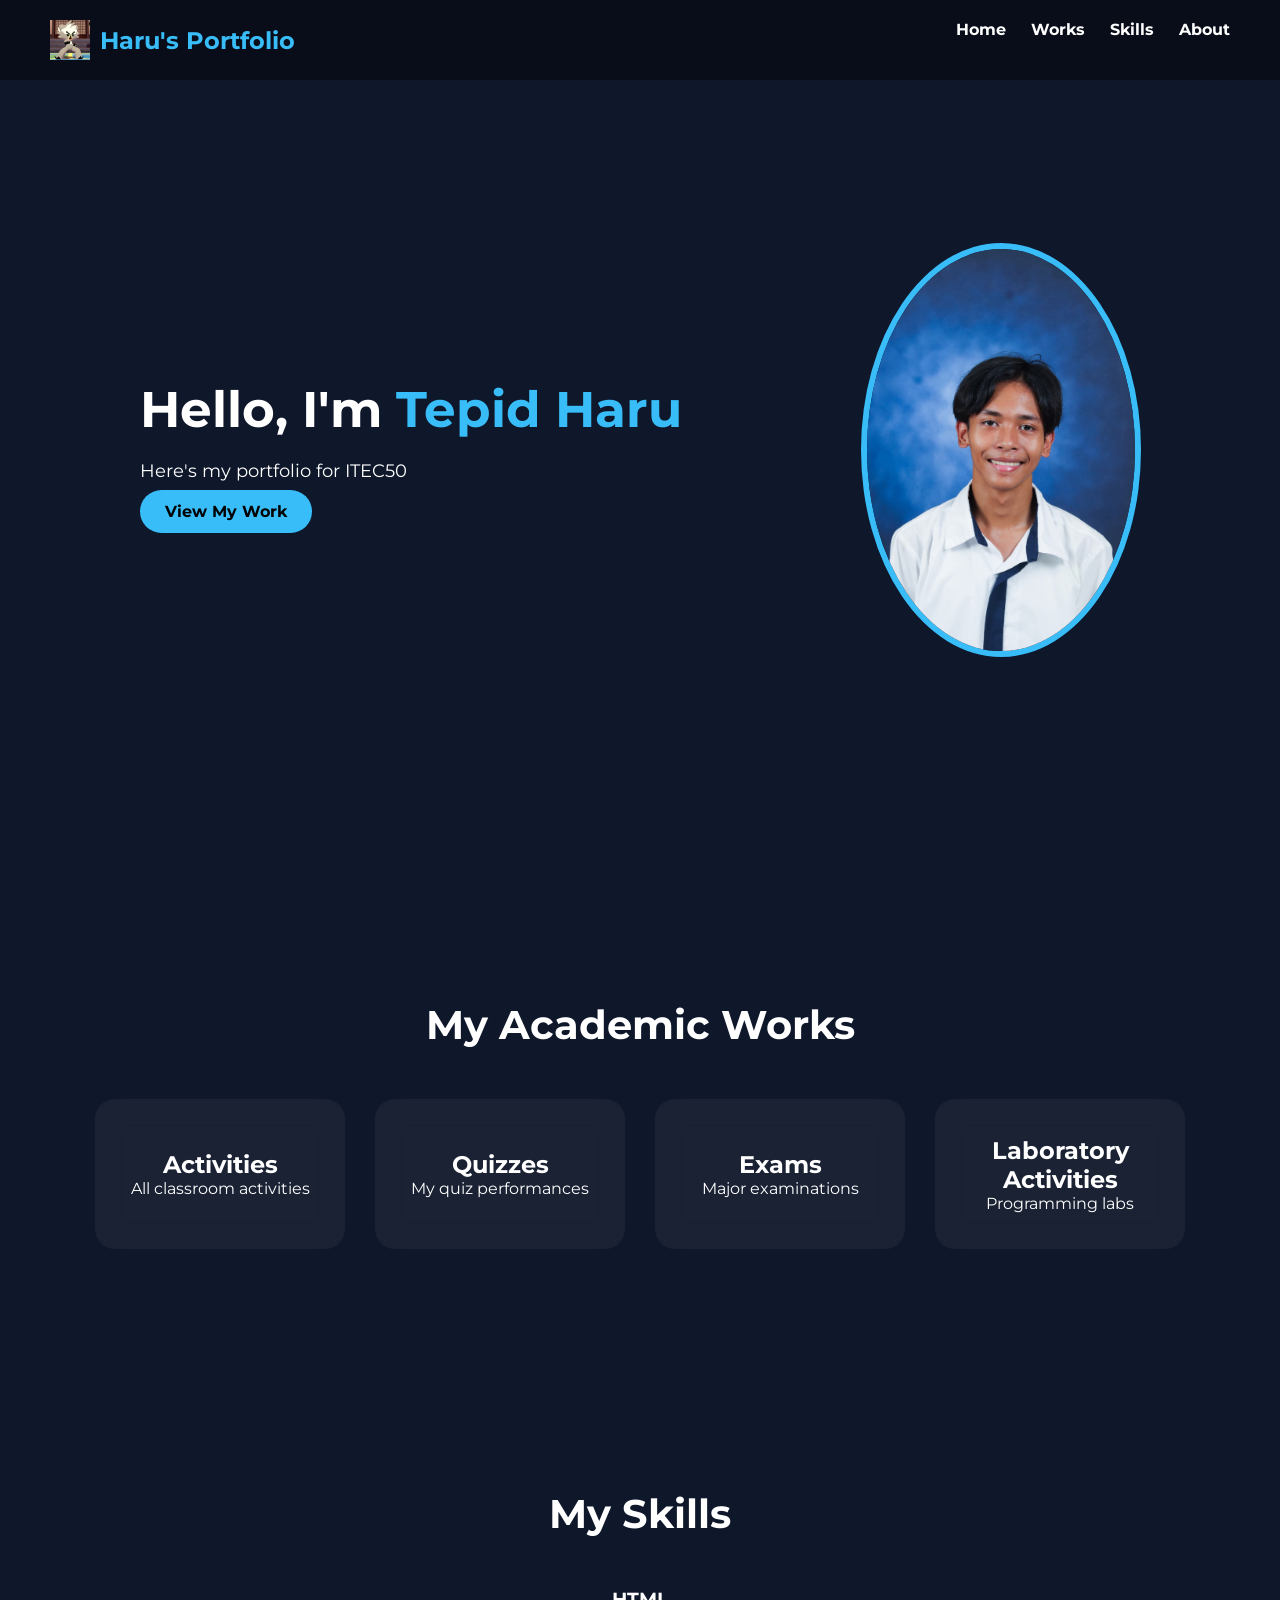
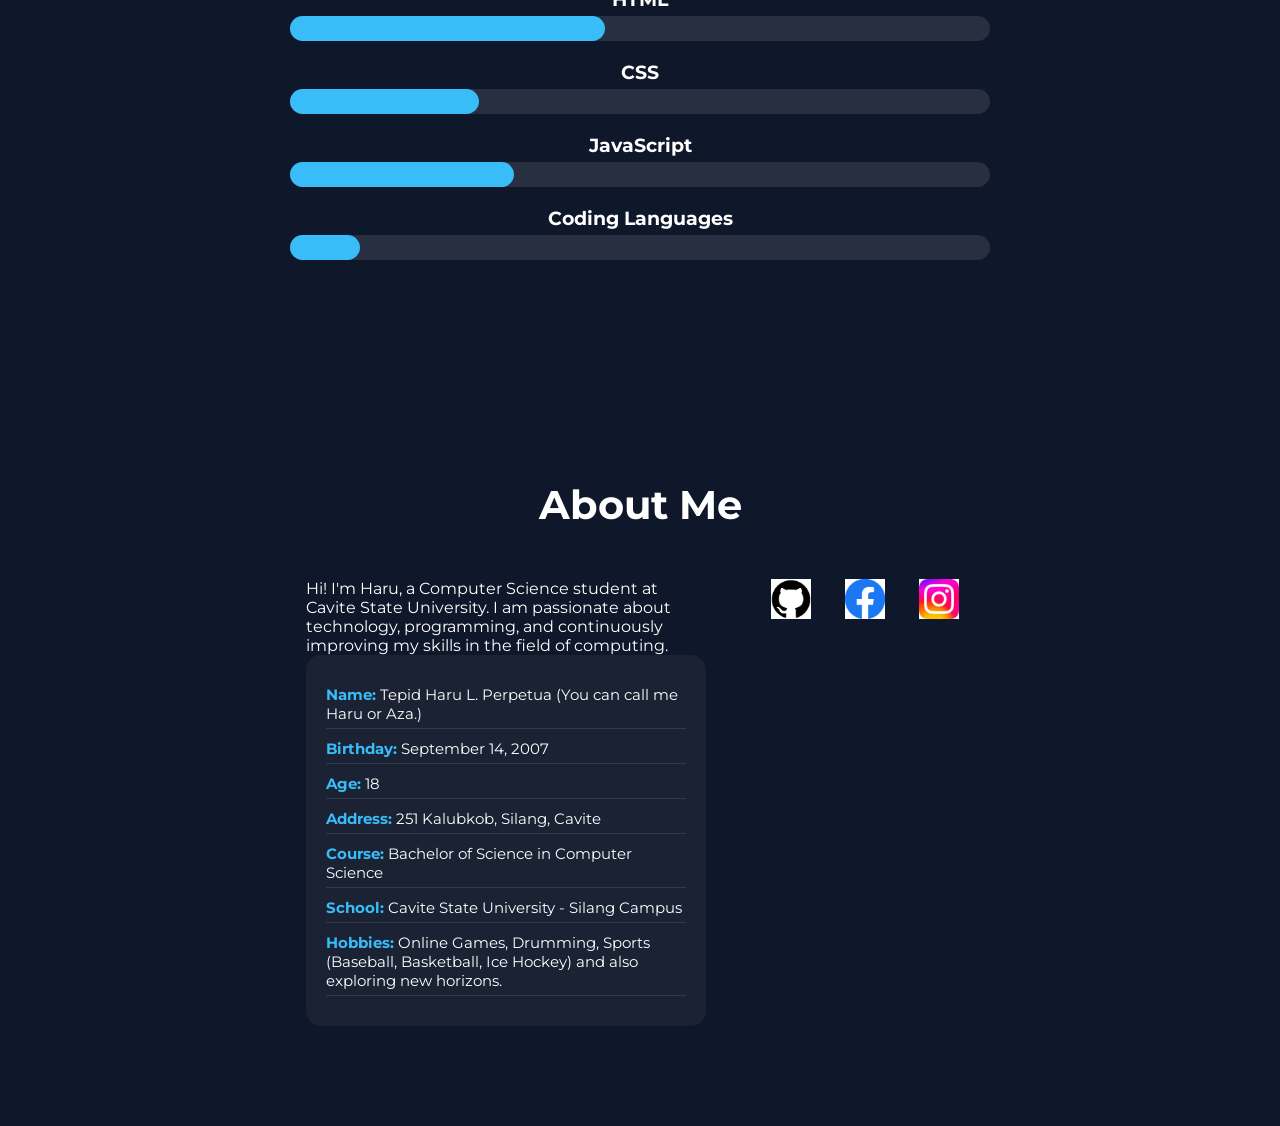
<file: index.html>
<!DOCTYPE html>
<html lang="en">
<head>
 <link href="https://fonts.googleapis.com/css2?family=Montserrat:wght@400;600&display=swap" rel="stylesheet">
<meta charset="UTF-8">
<meta name="viewport" content="width=device-width, initial-scale=1.0">
<title>Computing Portfolio</title>
<link rel="stylesheet" href="style.css">
</head>
<body>

<header>
<nav class="navbar">
<div class="logo-container">
<img src="images/logo.png" class="site-logo">
<h2 class="logo-text">Haru's Portfolio</h2>
</div>
<ul>
<li><a href="#home">Home</a></li>
<li><a href="#works">Works</a></li>
<li><a href="#skills">Skills</a></li>
<li><a href="#about">About</a></li>
</ul>
</nav>
</header>

<!-- HOME SECTION -->
<section id="home" class="home">
<div class="home-text">
<h1>Hello, I'm <span id="typed-name"></span></h1>
<p>Here's my portfolio for ITEC50</p>
<a href="#works" class="btn">View My Work</a>
</div>
<img src="images/student.jpg" class="student-img">
</section>

<!-- WORKS SECTION -->
<section id="works">
<h1 class="section-title">My Academic Works</h1>
<div class="card-container">
<a href="activities.html" class="card"><h2>Activities</h2><p>All classroom activities</p></a>
<a href="quizzes.html" class="card"><h2>Quizzes</h2><p>My quiz performances</p></a>
<a href="exams.html" class="card"><h2>Exams</h2><p>Major examinations</p></a>
<a href="labs.html" class="card"><h2>Laboratory Activities</h2><p>Programming labs</p></a>
</div>
</section>

<!-- SKILLS SECTION -->
<section id="skills">
<h1 class="section-title">My Skills</h1>
<div class="skills-container">
<div class="skill">
<h3>HTML</h3>
<div class="skill-bar"><div class="skill-progress" style="width:45%"></div></div>
</div>
<div class="skill">
<h3>CSS</h3>
<div class="skill-bar"><div class="skill-progress" style="width:27%"></div></div>
</div>
<div class="skill">
<h3>JavaScript</h3>
<div class="skill-bar"><div class="skill-progress" style="width:32%"></div></div>
</div>
<div class="skill">
<h3>Coding Languages</h3>
<div class="skill-bar"><div class="skill-progress" style="width:10%"></div></div>
</div>
</div>
</section>

<!-- ABOUT SECTION (W/ SOCMED - FB, IG, GITHUB) -->
 <section id="about">
<h1 class="section-title">About Me</h1>

<div class="about-container">

<div class="about-text">
<p>
Hi! I'm Haru, a Computer Science student at Cavite State University. I am passionate about technology, programming, and continuously improving my skills in the field of computing.
</p>

<ul class="about-details">
<li><strong>Name:</strong> Tepid Haru L. Perpetua (You can call me Haru or Aza.)</li>
<li><strong>Birthday:</strong> September 14, 2007</li>
<li><strong>Age:</strong> 18</li>
<li><strong>Address:</strong> 251 Kalubkob, Silang, Cavite</li>
<li><strong>Course:</strong> Bachelor of Science in Computer Science</li>
<li><strong>School:</strong> Cavite State University - Silang Campus</li>
<li><strong>Hobbies:</strong> Online Games, Drumming, Sports (Baseball, Basketball, Ice Hockey) and also exploring new horizons.</li>

</ul>
</div>
<div class="socials">

<a href="https://github.com/eyzacheyl" target="_blank">
<img src="images/github.png" alt="GitHub">
</a>

<a href="https://www.facebook.com/xapy67" target="_blank">
<img src="images/facebook.png" alt="Facebook">
</a>

<a href="https://instagram.com/xapywantutripor" target="_blank">
<img src="images/instagram.png" alt="Instagram">
</a>

</div>
</section>

<script src="script.js"></script>
</body>
</html>
</file>
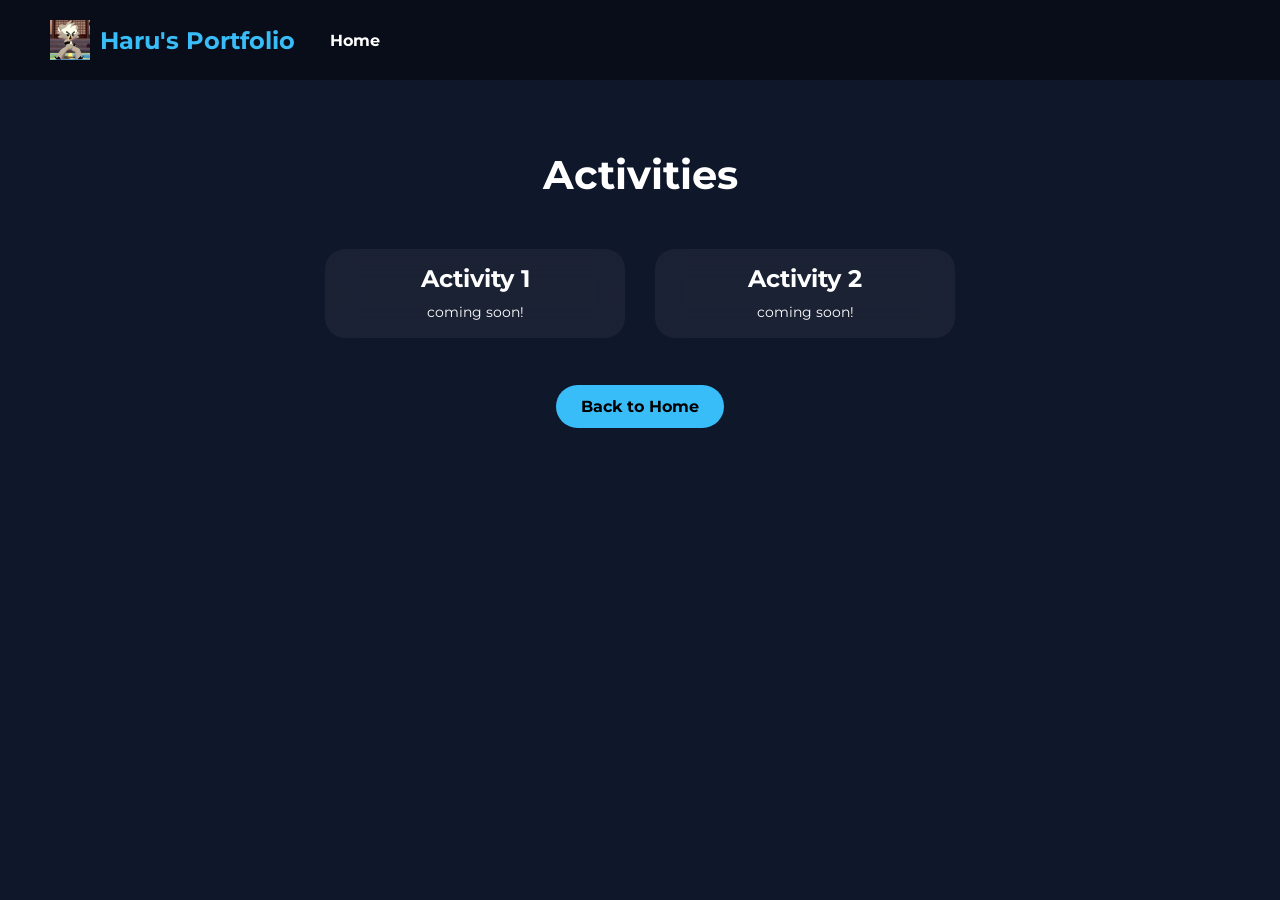
<file: activities.html>
<!DOCTYPE html>
<html>
<head>
   <link href="https://fonts.googleapis.com/css2?family=Montserrat:wght@400;600&display=swap" rel="stylesheet">
<meta charset="UTF-8">
<meta name="viewport" content="width=device-width, initial-scale=1.0">
<title>Activities</title>
<link rel="stylesheet" href="style.css">
</head>

<body>

<header>
<nav class="navbar">
  <div class="logo-container">
<img src="images/logo.png" class="site-logo">
<h2 class="logo">Haru's Portfolio</h2>
<ul>
<li><a href="index.html">Home</a></li>
</ul>
</nav>
</header>

<section class="subpage">

<h1 class="section-title">Activities</h1>

<div class="card-container">

<div class="preview-card">
  <!-- img src img/act1.png -->
<div class="preview-card-content">
<h2>Activity 1</h2>
<p>coming soon!</p>
</div>
</div>

<div class="preview-card">
  <!-- img src img/act2.png -->
<div class="preview-card-content">
<h2>Activity 2</h2>
<p>coming soon!</p>
</div>
</div>

</div>

<br>

<a href="index.html" class="btn">Back to Home</a>

</section>

<script src="script.js"></script>

</body>
</html>
</file>
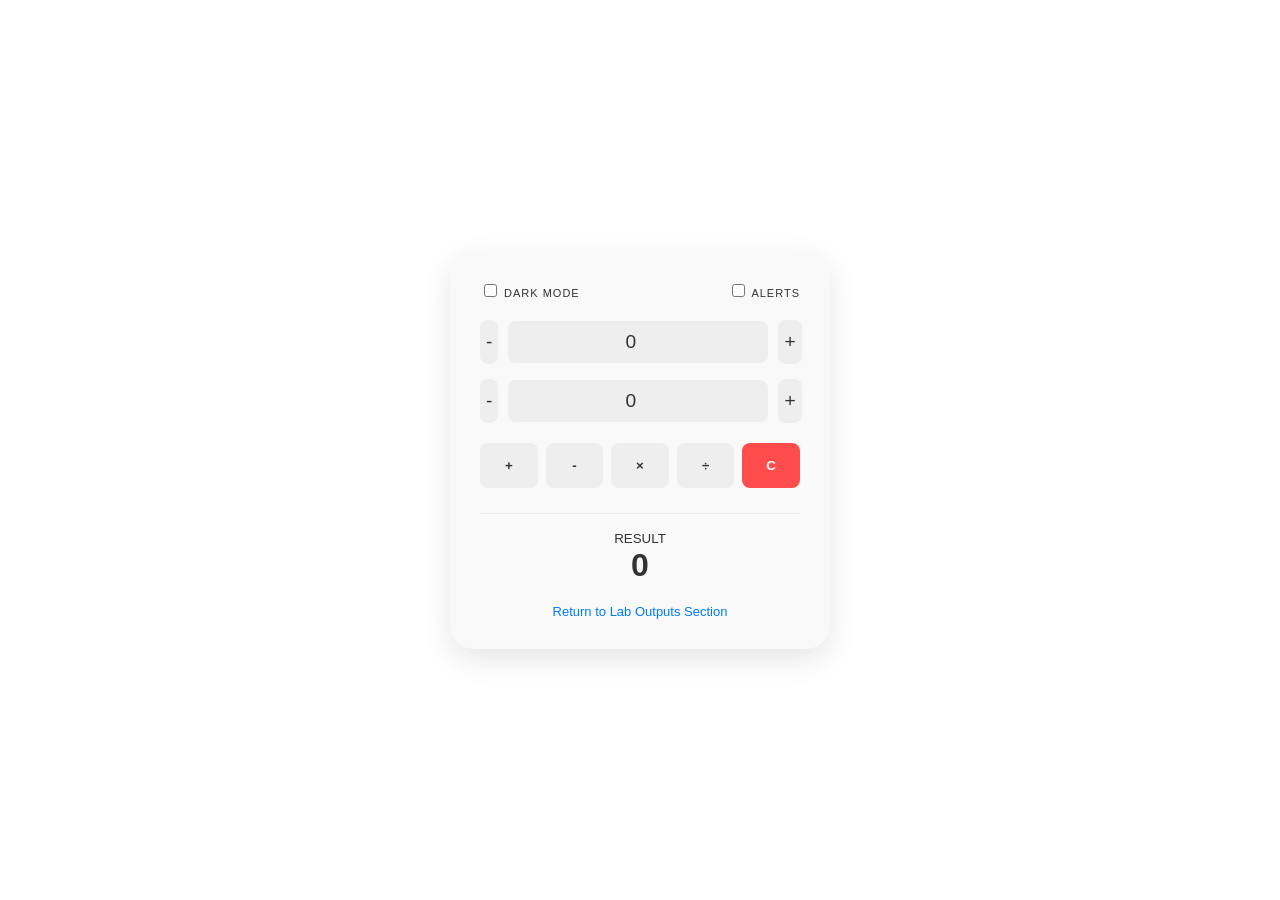
<file: calculator.html>
<!DOCTYPE html>
<html lang="en">
<head>
    <meta charset="UTF-8">
    <meta name="viewport" content="width=device-width, initial-scale=1.0">
    <title>Calcu ni Haru ❤️</title>
    <style>
        :root {
            --bg: #ffffff;
            --text: #333333;
            --card: #f9f9f9;
            --input-bg: #eeeeee;
            --accent: #007bff;
            --danger: #ff4d4d;
        }

        body.dark-mode {
            --bg: #121212;
            --text: #ffffff;
            --card: #1e1e1e;
            --input-bg: #2d2d2d;
        }

        body {
            background-color: var(--bg);
            color: var(--text);
            font-family: 'Inter', sans-serif;
            display: flex;
            justify-content: center;
            align-items: center;
            height: 100vh;
            margin: 0;
            transition: 0.3s;
        }

        .calc-card {
            background: var(--card);
            padding: 30px;
            border-radius: 24px;
            width: 320px;
            box-shadow: 0 10px 30px rgba(0,0,0,0.1);
        }

        .settings {
            display: flex;
            justify-content: space-between;
            font-size: 11px;
            margin-bottom: 20px;
            text-transform: uppercase;
            letter-spacing: 1px;
        }

        .input-group {
            display: flex;
            align-items: center;
            gap: 10px;
            margin-bottom: 15px;
        }

        input {
            flex: 1;
            background: var(--input-bg);
            border: none;
            color: var(--text);
            text-align: center;
            font-size: 1.2rem;
            padding: 10px;
            border-radius: 8px;
            outline: none;
        }

        button {
            border: none;
            background: var(--input-bg);
            color: var(--text);
            cursor: pointer;
            border-radius: 8px;
            transition: 0.2s;
        }

        .step-btn { width: 40px; height: 44px; font-size: 1.2rem; }
        .step-btn:hover { background: var(--accent); color: white; }

        .ops-grid {
            display: grid;
            grid-template-columns: repeat(5, 1fr);
            gap: 8px;
            margin-top: 20px;
        }

        .op-btn { height: 45px; font-weight: bold; }
        .op-btn:hover { background: var(--accent); color: white; }
        
        .clear-btn { background: var(--danger); color: white; }
        .clear-btn:hover { opacity: 0.8; }

        .result-display {
            margin-top: 25px;
            padding-top: 15px;
            border-top: 1px solid var(--input-bg);
            text-align: center;
        }

        #total { font-size: 2rem; font-weight: 800; display: block; }

        .back-link {
            display: block;
            text-align: center;
            margin-top: 20px;
            text-decoration: none;
            color: var(--accent);
            font-size: 13px;
        }
    </style>
</head>
<body>

<div class="calc-card">
    <div class="settings">
        <label><input type="checkbox" id="themeToggle"> Dark Mode</label>
        <label><input type="checkbox" id="alertToggle"> Alerts</label>
    </div>

    <div class="input-group">
        <button class="step-btn" onclick="step('num1', -1)">-</button>
        <input type="number" id="num1" value="0">
        <button class="step-btn" onclick="step('num1', 1)">+</button>
    </div>

    <div class="input-group">
        <button class="step-btn" onclick="step('num2', -1)">-</button>
        <input type="number" id="num2" value="0">
        <button class="step-btn" onclick="step('num2', 1)">+</button>
    </div>

    <div class="ops-grid">
        <button class="op-btn" onclick="calc('+')">+</button>
        <button class="op-btn" onclick="calc('-')">-</button>
        <button class="op-btn" onclick="calc('*')">×</button>
        <button class="op-btn" onclick="calc('/')">÷</button>
        <button class="op-btn clear-btn" onclick="resetAll()">C</button>
    </div>

    <div class="result-display">
        <small>RESULT</small>
        <span id="total">0</span>
    </div>

    <a href="labs.html" class="back-link">Return to Lab Outputs Section</a>
</div>

<script>
    const themeToggle = document.getElementById('themeToggle');
    const alertToggle = document.getElementById('alertToggle');

    themeToggle.addEventListener('change', () => document.body.classList.toggle('dark-mode'));

    function step(id, val) {
        const input = document.getElementById(id);
        input.value = parseInt(input.value || 0) + val;
    }

    function resetAll() {
        document.getElementById('num1').value = 0;
        document.getElementById('num2').value = 0;
        document.getElementById('total').innerText = 0;
    }

    function calc(op) {
        const v1 = parseFloat(document.getElementById('num1').value || 0);
        const v2 = parseFloat(document.getElementById('num2').value || 0);
        let res = 0;

        switch(op) {
            case '+': res = v1 + v2; break;
            case '-': res = v1 - v2; break;
            case '*': res = v1 * v2; break;
            case '/': res = v2 !== 0 ? (v1 / v2) : "Error"; break;
        }

        // Clean up decimal display
        if (typeof res === 'number' && !Number.isInteger(res)) {
            res = res.toFixed(2);
        }

        document.getElementById('total').innerText = res;
        
        if (alertToggle.checked) {
            alert("Calculation: " + res);
        }
    }
</script>

</body>
</html>
</file>
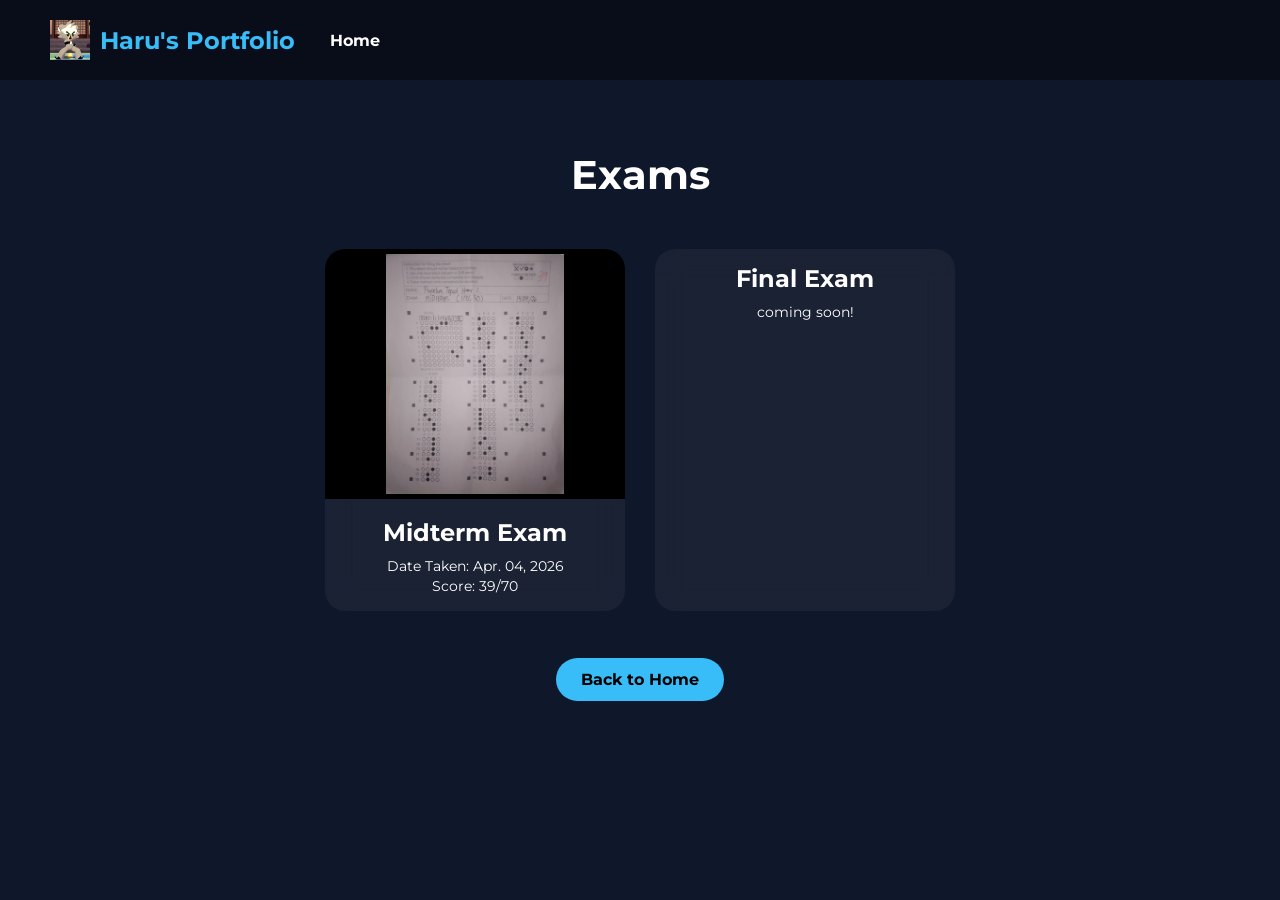
<file: exams.html>
<!DOCTYPE html>
<html>
<head>
   <link href="https://fonts.googleapis.com/css2?family=Montserrat:wght@400;600&display=swap" rel="stylesheet">
<meta charset="UTF-8">
<meta name="viewport" content="width=device-width, initial-scale=1.0">
<title>Exams</title>
<link rel="stylesheet" href="style.css">
</head>

<body>

<header>
<nav class="navbar">
  <div class="logo-container">
<img src="images/logo.png" class="site-logo">
<h2 class="logo">Haru's Portfolio</h2>
<ul>
<li><a href="index.html">Home</a></li>
</ul>
</nav>
</header>

<section class="subpage">

<h1 class="section-title">Exams</h1>

<div class="card-container">

<div class="preview-card">
  <img src="images/exam1.png">
<div class="preview-card-content">
<h2>Midterm Exam</h2>
<p>Date Taken: Apr. 04, 2026</p>
   <p>Score: 39/70</p>
</div>
</div>

<div class="preview-card">
  <!-- img src img/exam2.png -->
<div class="preview-card-content">
<h2>Final Exam</h2>
<p>coming soon!</p>
</div>
</div>

</div>

<br>

<a href="index.html" class="btn">Back to Home</a>

</section>

<script src="script.js"></script>

</body>
</html>
</file>
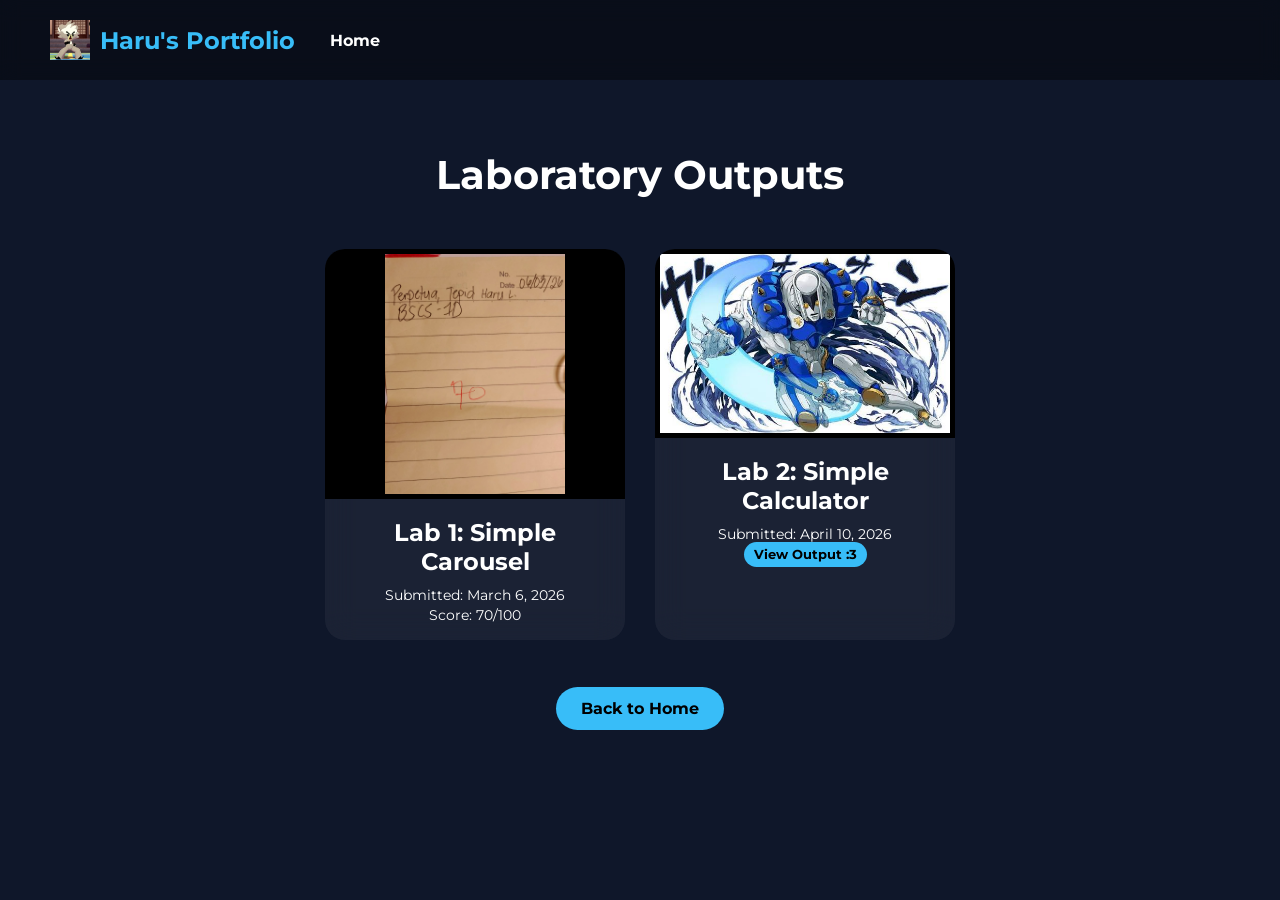
<file: labs.html>
<!DOCTYPE html>
<html>
<head>
   <link href="https://fonts.googleapis.com/css2?family=Montserrat:wght@400;600&display=swap" rel="stylesheet">
<meta charset="UTF-8">
<meta name="viewport" content="width=device-width, initial-scale=1.0">
<title>Laboratory Outputs</title>
<link rel="stylesheet" href="style.css">
</head>

<body>

<header>
<nav class="navbar">
  <div class="logo-container">
<img src="images/logo.png" class="site-logo">
<h2 class="logo">Haru's Portfolio</h2>
<ul>
<li><a href="index.html">Home</a></li>
</ul>
</nav>
</header>

<section class="subpage">

<h1 class="section-title">Laboratory Outputs</h1>

<div class="card-container">

<div class="preview-card">
<img src="images/lab1.png">
<div class="preview-card-content">
<h2>Lab 1: Simple Carousel</h2>
<p>Submitted: March 6, 2026</p>
<p>Score: 70/100</p>
</div>
</div>

<div class="preview-card">
<img src="images/calculator_preview.png" alt="Calculator">
<div class="preview-card-content">
<h2>Lab 2: Simple Calculator</h2>
<p>Submitted: April 10, 2026</p>
<a href="calculator.html" class="btn" style="padding: 5px 10px; font-size: 0.8rem;">View Output :3</a>
</div>
</div>

</div>

<br>

<a href="index.html" class="btn">Back to Home</a>

</section>

<script src="script.js"></script>

</body>
</html>
</file>
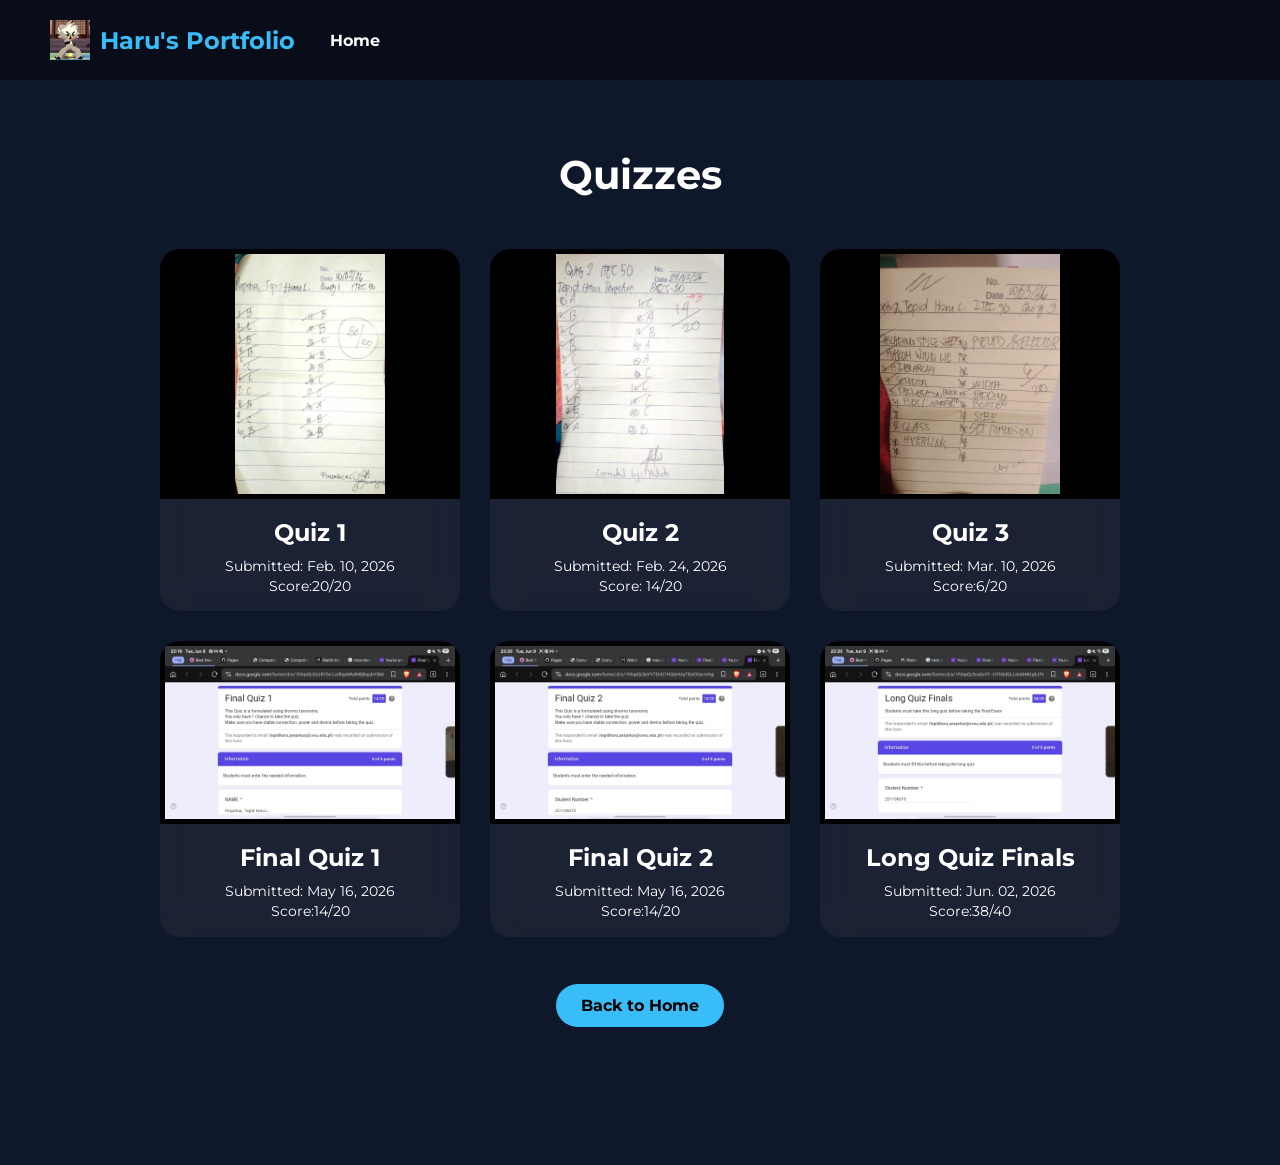
<file: quizzes.html>
<!DOCTYPE html>
<html>
<head>
     <link href="https://fonts.googleapis.com/css2?family=Montserrat:wght@400;600&display=swap" rel="stylesheet">
<meta charset="UTF-8">
<meta name="viewport" content="width=device-width, initial-scale=1.0">
<title>Quizzes</title>
<link rel="stylesheet" href="style.css">
</head>

<body>

<header>
<nav class="navbar">
    <div class="logo-container">
<img src="images/logo.png" class="site-logo">
<h2 class="logo">Haru's Portfolio</h2>
<ul>
<li><a href="index.html">Home</a></li>
</ul>
</nav>
</header>

<section class="subpage">

<h1 class="section-title">Quizzes</h1>

<div class="card-container">

    <div class="preview-card">
        <img src="images/quiz1.png">
        <div class="preview-card-content">
            <h2>Quiz 1</h2>
            <p>Submitted: Feb. 10, 2026</p>
          <p>Score:20/20</p>
        </div>
    </div>

    <div class="preview-card">
        <img src="images/quiz2.png">
        <div class="preview-card-content">
            <h2>Quiz 2</h2>
            <p>Submitted: Feb. 24, 2026</p>
          <p>Score: 14/20</p>
        </div>
    </div>

    <div class="preview-card">
        <img src="images/quiz3.png">
        <div class="preview-card-content">
            <h2>Quiz 3</h2>
            <p>Submitted: Mar. 10, 2026</p>
          <p>Score:6/20</p>
        </div>
    </div>

         <div class="preview-card">
        <img src="images/quiz4.png">
        <div class="preview-card-content">
            <h2>Final Quiz 1</h2>
            <p>Submitted: May 16, 2026</p>
          <p>Score:14/20</p>
        </div>
         </div>

         <div class="preview-card">
        <img src="images/quiz5.png">
        <div class="preview-card-content">
            <h2>Final Quiz 2</h2>
            <p>Submitted: May 16, 2026</p>
          <p>Score:14/20</p>
        </div>
         </div>

         <div class="preview-card">
        <img src="images/quiz6.png">
        <div class="preview-card-content">
            <h2>Long Quiz Finals</h2>
            <p>Submitted: Jun. 02, 2026</p>
          <p>Score:38/40</p>
        </div>
         </div>
</div>

<br>

<a href="index.html" class="btn">Back to Home</a>

</section>

<script src="script.js"></script>

</body>
</html>
</file>
<file: style.css>
*{margin:0;padding:0;box-sizing:border-box;font-family: 'Montserrat', sans-serif; scroll-behavior:smooth;}
body{background:#0f172a;color:white;overflow-x:hidden;}

/* NAVBAR */
.navbar{display:flex;justify-content:space-between;padding:20px 50px;background:rgba(0,0,0,0.4);backdrop-filter:blur(10px);position:fixed;width:100%;z-index:100;}
.logo{color:#38bdf8;}
.navbar ul{display:flex;list-style:none;}
.navbar li{margin-left:25px;}
.navbar a{color:white;text-decoration:none;font-weight:bold;transition:.3s;}
.navbar a:hover{color:#38bdf8;}

/* HOME */
.home{height:100vh;display:flex;align-items:center;justify-content:space-around;padding:50px;}
.home-text h1{font-size:50px;}
.home-text span{color:#38bdf8;}
.home-text p{margin:20px 0;font-size:18px;}
.btn{background:#38bdf8;padding:12px 25px;border-radius:25px;text-decoration:none;color:black;font-weight:bold;transition:.3s;}
.btn:hover{transform:scale(1.05);}
.student-img{width:280px;border-radius:50%;border:6px solid #38bdf8;}

/* WORKS */
#works{padding:100px 50px;text-align:center;}
.section-title{font-size:40px;margin-bottom:50px;}
.card-container{display:flex;justify-content:center;flex-wrap:wrap;gap:30px;}
.card{width:250px;height:180px;background:rgba(255,255,255,0.05);backdrop-filter:blur(15px);border-radius:20px;display:flex;flex-direction:column;justify-content:center;align-items:center;text-decoration:none;color:white;transition:.4s;}
.card:hover{transform:translateY(-10px) scale(1.05);background:#38bdf8;color:black;}

/* SKILLS */
#skills{padding:100px 50px;text-align:center;}
.skills-container{max-width:700px;margin:auto;}
.skill{margin:20px 0;}
.skill h3{margin-bottom:5px;}
.skill-bar{width:100%;height:25px;background:rgba(255,255,255,0.1);border-radius:25px;}
.skill-progress{height:100%;background:#38bdf8;border-radius:25px;transition:1s;}

/* ABOUT */
#about{padding:100px 50px;text-align:center;}
.about-text {
max-width: 400px;
text-align: left;
}
.socials a{margin:0 15px;display:inline-block;transition:.3s;}
.socials img{width:40px;}
.socials a:hover{transform:scale(1.2);}
/* SUBPAGE STYLING */
.subpage{padding:150px 50px;text-align:center;min-height:100vh;}
.card-container{display:flex;justify-content:center;flex-wrap:wrap;gap:30px;margin-bottom:40px;}
.card{width:250px;height:150px;background:rgba(255,255,255,0.05);backdrop-filter:blur(15px);border-radius:20px;display:flex;flex-direction:column;justify-content:center;align-items:center;transition:.4s;}
.card:hover{transform:translateY(-10px) scale(1.05);background:#38bdf8;color:black;}

.preview-card{
width:300px;
background:rgba(255,255,255,0.05);
border-radius:20px;
overflow:hidden;
backdrop-filter:blur(15px);
transition:.4s;
}

.preview-card img{
width:100%;
height:auto;
max-height:250px;
object-fit:contain;
background:#000;
padding:5px;
}

.preview-card-content{
padding:15px;
}

.preview-card h2{
margin-bottom:10px;
}

.preview-card p{
font-size:14px;
line-height:1.4;
}

.preview-card:hover{
transform:translateY(-10px) scale(1.05);
background:#38bdf8;
color:black;
}

.logo-container{
display:flex;
align-items:center;
gap:10px;
}

.site-logo{
width:40px;
height:40px;
object-fit:contain;
}

.logo-text{
color:#38bdf8;
font-weight:bold;
}

.site-logo{
width:40px;
transition:0.3s;
}

.site-logo:hover{
transform:scale(1.1);
filter:drop-shadow(0 0 8px #38bdf8);
}
.about-container {
display: flex;
justify-content: center;
align-items: flex-start;
gap: 50px;
flex-wrap: wrap;
margin-top: 40px;
}

.about-details {
background: rgba(255,255,255,0.05);
padding: 20px;
border-radius: 15px;
list-style: none;
min-width: 250px;
text-align: left;
backdrop-filter: blur(10px);
}

.about-details li {
margin: 10px 0;
font-size: 15px;
border-bottom: 1px solid rgba(255,255,255,0.1);
padding-bottom: 5px;
}

.about-details strong {
color: #38bdf8;
}
</file>
